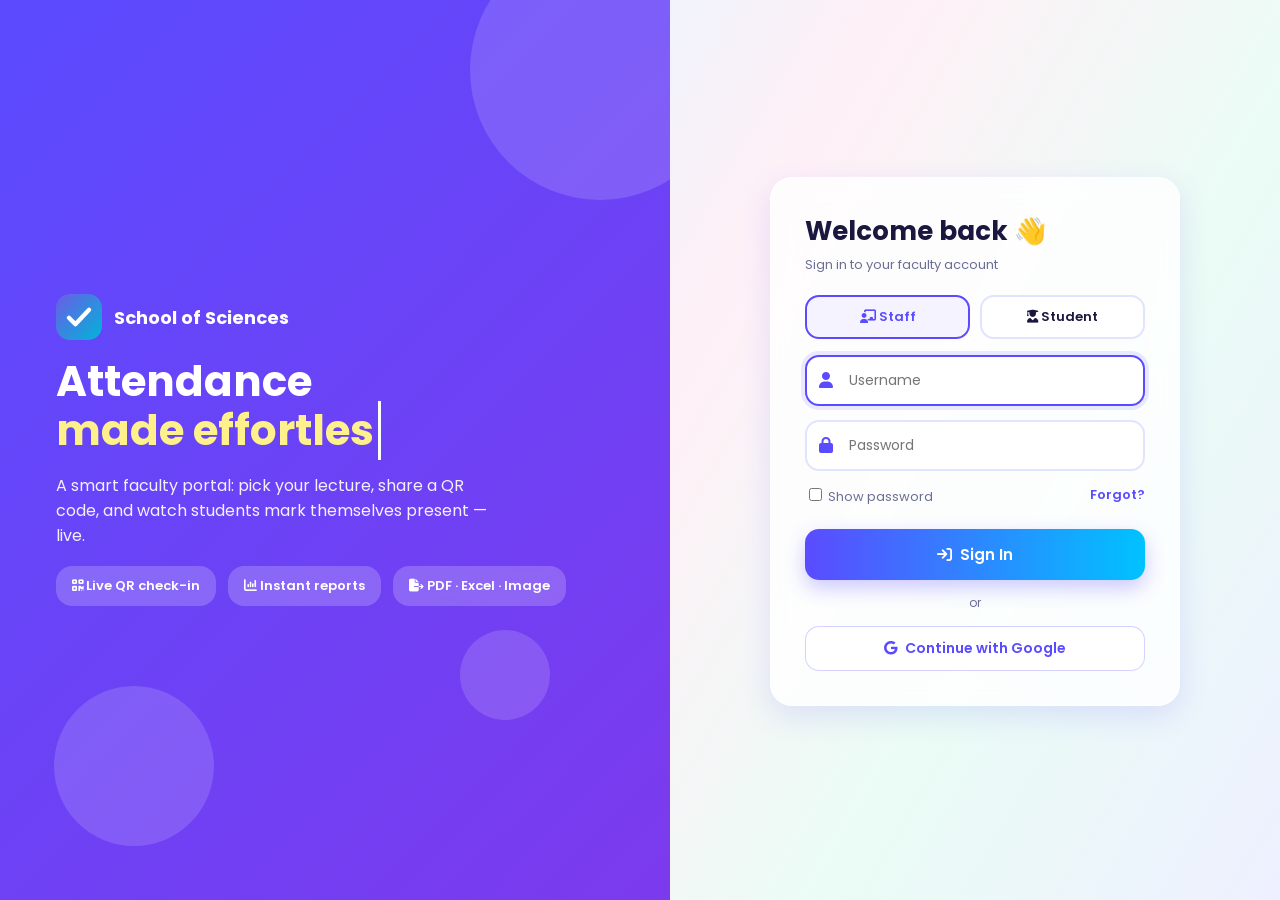
<file: index.html>
<!DOCTYPE html>
<html lang="en">

<head>
    <meta charset="UTF-8">
    <meta name="viewport" content="width=device-width, initial-scale=1.0">
    <title>Login | Student Attendance System</title>
    <link rel="stylesheet" href="css/style.css">
    <link rel="stylesheet" href="css/modern.css">
    <link rel="icon" type="image/svg+xml" href="assets/logo-mark.svg">
    <link rel="stylesheet" href="https://cdnjs.cloudflare.com/ajax/libs/font-awesome/6.5.1/css/all.min.css">
    <script>document.documentElement.setAttribute('data-theme', 'light');</script>
</head>

<body>
    <div class="blob blob-1"></div>
    <div class="blob blob-2"></div>
    <div class="blob blob-3"></div>
    <button id="theme-toggle" type="button" hidden><i class="fas fa-moon"></i></button>
    <div class="lg-shell">
        <section class="lg-hero">
            <div class="lg-orb o1"></div>
            <div class="lg-orb o2"></div>
            <div class="lg-orb o3"></div>
            <div class="lg-brand"><img src="assets/logo-mark.svg" alt=""> School of Sciences</div>
            <h1>Attendance<br><span class="lg-type" id="typed"></span></h1>
            <p>A smart faculty portal: pick your lecture, share a QR code, and watch students mark themselves present —
                live.</p>
            <div class="lg-float"><span><i class="fas fa-qrcode"></i> Live QR check-in</span><span><i
                        class="fas fa-chart-column"></i> Instant reports</span><span><i class="fas fa-file-export"></i>
                    PDF · Excel · Image</span></div>
        </section>
        <section class="lg-panel">
            <form id="login-form" class="glass-card lg-card" autocomplete="off">
                <h2>Welcome back 👋</h2>
                <p class="lg-sub">Sign in to your faculty account</p>
                <div class="lg-alert" id="login-alert"><i class="fas fa-circle-exclamation"></i> Invalid username or
                    password.</div>
                <div class="lg-roles"><label class="lg-role"><input type="radio" name="role" value="staff" checked><i
                            class="fas fa-chalkboard-user"></i> Staff</label><label class="lg-role"><input type="radio"
                            name="role" value="student"><i class="fas fa-user-graduate"></i> Student</label></div>
                <div class="lg-field"><i class="fas fa-user"></i><input id="username" type="text" placeholder="Username"
                        required></div>
                <div class="lg-field"><i class="fas fa-lock"></i><input id="password" type="password"
                        placeholder="Password" required></div>
                <div class="lg-row"><label><input type="checkbox" id="show-password"> Show password</label><a href="#"
                        id="forgot-link">Forgot?</a></div>
                <button type="submit" class="btn btn-primary login-btn ripple"><i
                        class="fas fa-arrow-right-to-bracket"></i> Sign In</button>
                <div class="lg-or">or</div>
                <button type="button" id="social-google" class="btn btn-outline lg-google ripple"><i
                        class="fa-brands fa-google"></i> Continue with Google</button>
            </form>
        </section>
    </div>
    <script>(function () { var w = ['made effortless', 'with live QR', 'in one tap', 'on any device'], i = 0, j = 0, d = 1, el = document.getElementById('typed'); (function t() { var s = w[i]; j += d; el.textContent = s.slice(0, j); if (d > 0 && j === s.length) { d = -1; return setTimeout(t, 1400) } if (d < 0 && j === 0) { d = 1; i = (i + 1) % w.length } setTimeout(t, d > 0 ? 90 : 45) })() })();</script>
    <script src="js/utils.js"></script>
    <script src="js/main.js"></script>
</body>

</html>
</file>
<file: css/style.css>
@import url('https://fonts.googleapis.com/css2?family=Manrope:wght@500;700;800&family=Inter:wght@400;500;600;700&family=JetBrains+Mono:wght@500&display=swap');

:root {
    /* brand */
    --primary: #2563EB;
    --primary-light: #93C5FD;
    --secondary: #1D4ED8;
    --accent: #3B82F6;
    --success: #16A34A;
    --warning: #D97706;
    --danger: #DC2626;

    /* lecture-type accents (timetable + badges) */
    --lab-bg: #FEF3C7;
    --lab-border: #F4B400;
    --lab-text: #7C5800;
    --theory-bg: #DBEAFE;
    --theory-border: #2563EB;
    --theory-text: #1D4ED8;

    /* light theme surface */
    --bg: #F8FAFC;
    --bg-blob-1: #DBEAFE;
    --bg-blob-2: #E0E7FF;
    --bg-blob-3: #BFDBFE;
    --surface: rgba(255, 255, 255, 0.92);
    --surface-solid: #FFFFFF;
    --surface-strong: #FFFFFF;
    --surface-border: rgba(30, 41, 59, 0.1);
    --text: #1E293B;
    --text-muted: #64748B;
    --text-faint: #94A3B8;
    --shadow-color: rgba(37, 99, 235, 0.12);

    --radius-sm: 12px;
    --radius-md: 18px;
    --radius-lg: 24px;
    --radius-pill: 999px;

    --font-display: 'Manrope', sans-serif;
    --font-body: 'Inter', sans-serif;
    --font-mono: 'JetBrains Mono', monospace;

    --shadow-soft: 0 6px 22px var(--shadow-color);
    --shadow-lift: 0 16px 40px rgba(37, 99, 235, 0.2);
    --transition: 200ms cubic-bezier(0.4, 0, 0.2, 1);
}

[data-theme="dark"] {
    --bg: #0B1220;
    --bg-blob-1: #1E3A8A;
    --bg-blob-2: #1E1B4B;
    --bg-blob-3: #0C2E5E;
    --surface: rgba(20, 27, 45, 0.72);
    --surface-solid: #131C2E;
    --surface-strong: #1A2436;
    --surface-border: rgba(255, 255, 255, 0.09);
    --text: #EEF2FF;
    --text-muted: #A3AFC2;
    --text-faint: #6C7A93;
    --shadow-color: rgba(0, 0, 0, 0.5);

    --lab-bg: rgba(244, 180, 0, 0.16);
    --lab-border: #F4B400;
    --lab-text: #FCD34D;
    --theory-bg: rgba(59, 130, 246, 0.16);
    --theory-border: #60A5FA;
    --theory-text: #93C5FD;
}

* {
    box-sizing: border-box;
}

html,
body {
    margin: 0;
    padding: 0;
    font-family: var(--font-body);
    color: var(--text);
    background: var(--bg);
    transition: background var(--transition), color var(--transition);
}

body {
    min-height: 100vh;
    position: relative;
    overflow-x: hidden;
    display: flex;
    flex-direction: column;
}

.page,
.login-shell {
    flex: 1 0 auto;
    width: 100%;
}

.main-footer {
    flex-shrink: 0;
}

h1,
h2,
h3,
h4 {
    font-family: var(--font-display);
    margin: 0;
}

a {
    color: inherit;
}

/* ------------------------------------------------------------------ */
/*  Floating blobs (ambient background)                               */
/* ------------------------------------------------------------------ */

.blob {
    position: fixed;
    border-radius: 50%;
    filter: blur(70px);
    opacity: 0.55;
    z-index: 0;
    pointer-events: none;
    animation: float-blob 16s ease-in-out infinite;
}

.blob-1 {
    width: 420px;
    height: 420px;
    background: var(--bg-blob-1);
    top: -120px;
    left: -100px;
}

.blob-2 {
    width: 380px;
    height: 380px;
    background: var(--bg-blob-2);
    bottom: -140px;
    right: -80px;
    animation-delay: -5s;
}

.blob-3 {
    width: 300px;
    height: 300px;
    background: var(--bg-blob-3);
    top: 45%;
    left: 60%;
    animation-delay: -10s;
}

@keyframes float-blob {

    0%,
    100% {
        transform: translate(0, 0) scale(1);
    }

    33% {
        transform: translate(30px, -40px) scale(1.08);
    }

    66% {
        transform: translate(-25px, 25px) scale(0.95);
    }
}

@media (prefers-reduced-motion: reduce) {
    .blob {
        animation: none;
    }

    * {
        animation-duration: 0.001ms !important;
        animation-iteration-count: 1 !important;
        transition-duration: 0.001ms !important;
    }
}

/* ------------------------------------------------------------------ */
/*  Layout shells                                                      */
/* ------------------------------------------------------------------ */

.page {
    position: relative;
    z-index: 1;
    max-width: 1180px;
    margin: 0 auto;
    padding: 28px 24px 80px;
    animation: page-fade-in 480ms var(--transition);
}

@keyframes page-fade-in {
    from {
        opacity: 0;
        transform: translateY(10px);
    }

    to {
        opacity: 1;
        transform: translateY(0);
    }
}

.glass-card {
    background: var(--surface);
    border: 1px solid var(--surface-border);
    border-radius: var(--radius-lg);
    backdrop-filter: blur(18px);
    -webkit-backdrop-filter: blur(18px);
    box-shadow: var(--shadow-soft);
    transition: transform var(--transition), box-shadow var(--transition);
}

.glass-card.hoverable:hover {
    transform: translateY(-4px);
    box-shadow: var(--shadow-lift);
}

/* ------------------------------------------------------------------ */
/*  Top bar / header                                                   */
/* ------------------------------------------------------------------ */

.topbar {
    position: sticky;
    top: 0;
    z-index: 20;
    display: flex;
    align-items: center;
    justify-content: space-between;
    gap: 16px;
    padding: 14px 24px;
    margin-bottom: 24px;
    background: var(--surface);
    border-bottom: 1px solid var(--surface-border);
    backdrop-filter: blur(18px);
    -webkit-backdrop-filter: blur(18px);
}

.brand {
    display: flex;
    align-items: center;
    gap: 12px;
}

.brand-mark {
    width: 42px;
    height: 42px;
    border-radius: 12px;
    display: grid;
    place-items: center;
    background: linear-gradient(135deg, var(--primary), var(--secondary));
    color: #fff;
    font-size: 18px;
    box-shadow: 0 6px 16px rgba(37, 99, 235, 0.3);
    overflow: hidden;
    flex-shrink: 0;
}

.brand-mark img {
    width: 100%;
    height: 100%;
    object-fit: cover;
    display: block;
}

.brand-text h1 {
    font-size: 17px;
    font-weight: 800;
    letter-spacing: -0.01em;
}

.brand-text p {
    margin: 0;
    font-size: 12.5px;
    color: var(--text-muted);
}

.topbar-actions {
    display: flex;
    align-items: center;
    gap: 10px;
    flex-wrap: wrap;
}

.chip {
    display: flex;
    flex-direction: column;
    padding: 6px 14px;
    border-radius: var(--radius-sm);
    background: rgba(59, 130, 246, 0.16);
    font-size: 12px;
    min-width: 92px;
}

.chip span:first-child {
    color: var(--text-faint);
    font-size: 10.5px;
    text-transform: uppercase;
    letter-spacing: 0.06em;
}

.chip span:last-child {
    font-weight: 700;
    font-size: 13px;
}

.icon-btn {
    width: 40px;
    height: 40px;
    border-radius: var(--radius-sm);
    border: 1px solid var(--surface-border);
    background: var(--surface-solid);
    color: var(--text);
    display: grid;
    place-items: center;
    cursor: pointer;
    transition: transform var(--transition), background var(--transition);
}

.icon-btn:hover {
    transform: translateY(-2px);
    background: rgba(59, 130, 246, 0.18);
}

/* ------------------------------------------------------------------ */
/*  App header + horizontal nav bar (ERP-style layout)                 */
/*  Used on Dashboard, Timetable, Attendance and Reports pages.        */
/* ------------------------------------------------------------------ */

.app-header {
    position: sticky;
    top: 0;
    z-index: 31;
    display: flex;
    align-items: center;
    justify-content: space-between;
    gap: 16px;
    padding: 10px 24px;
    background: var(--surface-solid);
    border-bottom: 1px solid var(--surface-border);
}

.app-header-brand {
    display: flex;
    align-items: center;
    gap: 10px;
}

.app-header-brand img {
    width: 38px;
    height: 38px;
    border-radius: 10px;
    display: block;
    box-shadow: 0 4px 12px rgba(37, 99, 235, 0.25);
}

.app-header-brand-text strong {
    display: block;
    font-size: 14.5px;
    font-weight: 800;
    line-height: 1.2;
}

.app-header-brand-text span {
    display: block;
    font-size: 10.5px;
    color: var(--text-muted);
}

.app-header-right {
    display: flex;
    align-items: center;
    gap: 12px;
}

.app-avatar {
    width: 38px;
    height: 38px;
    border-radius: 50%;
    background: linear-gradient(135deg, var(--primary), var(--secondary));
    color: #fff;
    display: grid;
    place-items: center;
    font-weight: 800;
    font-size: 13px;
    flex-shrink: 0;
}

.app-header-user {
    display: flex;
    align-items: center;
    gap: 10px;
}

.app-header-user-text {
    font-size: 12.5px;
    line-height: 1.3;
}

.app-header-user-text .greet {
    display: block;
    color: var(--text-muted);
    font-size: 11px;
}

.app-header-user-text strong {
    font-weight: 800;
}

.app-nav {
    position: sticky;
    top: 59px;
    z-index: 30;
    background: #111827;
    overflow-x: auto;
    scrollbar-width: thin;
}

.app-nav-inner {
    display: flex;
    align-items: center;
    gap: 2px;
    padding: 0 16px;
    min-width: max-content;
}

.app-nav-link {
    display: flex;
    align-items: center;
    gap: 7px;
    padding: 13px 16px;
    color: rgba(255, 255, 255, 0.68);
    font-size: 13px;
    font-weight: 600;
    white-space: nowrap;
    border-bottom: 3px solid transparent;
    transition: var(--transition);
    cursor: pointer;
    background: none;
    border-top: none;
    border-left: none;
    border-right: none;
    text-decoration: none;
}

.app-nav-link i {
    font-size: 13px;
}

.app-nav-link:hover {
    color: #fff;
    background: rgba(255, 255, 255, 0.06);
}

.app-nav-link.active {
    color: #fff;
    border-bottom-color: var(--accent);
    background: rgba(255, 255, 255, 0.05);
}

.app-nav-spacer {
    flex: 1;
}

.app-nav-link.nav-logout {
    color: rgba(252, 165, 165, 0.85);
}

.app-nav-link.nav-logout:hover {
    color: #FCA5A5;
    background: rgba(220, 38, 38, 0.12);
}

/* ------------------------------------------------------------------ */
/*  Buttons                                                             */
/* ------------------------------------------------------------------ */

.btn {
    position: relative;
    overflow: hidden;
    font-family: var(--font-body);
    font-weight: 700;
    font-size: 14px;
    border: none;
    border-radius: var(--radius-pill);
    padding: 12px 22px;
    cursor: pointer;
    display: inline-flex;
    align-items: center;
    gap: 8px;
    transition: transform var(--transition), box-shadow var(--transition), opacity var(--transition);
}

.btn:disabled {
    opacity: 0.45;
    cursor: not-allowed;
    transform: none !important;
}

.btn:not(:disabled):hover {
    transform: translateY(-2px);
}

.btn:active:not(:disabled) {
    transform: translateY(0) scale(0.98);
}

.btn-primary {
    background: linear-gradient(135deg, var(--primary), var(--secondary));
    color: #fff;
    box-shadow: 0 10px 24px rgba(37, 99, 235, 0.32);
}

.btn-success {
    background: linear-gradient(135deg, var(--success), #059669);
    color: #fff;
    box-shadow: 0 10px 24px rgba(34, 197, 94, 0.32);
}

.btn-outline {
    background: transparent;
    border: 1.5px solid var(--surface-border);
    color: var(--text);
}

.btn-outline:hover {
    border-color: var(--primary);
    color: var(--primary);
}

.btn-danger-ghost {
    background: rgba(239, 68, 68, 0.1);
    color: var(--danger);
}

.btn-sm {
    padding: 8px 16px;
    font-size: 12.5px;
}

.btn-block {
    width: 100%;
    justify-content: center;
}

.ripple-circle {
    position: absolute;
    border-radius: 50%;
    background: rgba(255, 255, 255, 0.55);
    transform: scale(0);
    animation: ripple-anim 650ms ease-out;
    pointer-events: none;
}

@keyframes ripple-anim {
    to {
        transform: scale(1);
        opacity: 0;
    }
}

/* ------------------------------------------------------------------ */
/*  Login page — full-bleed split screen (illustration + form panel)   */
/* ------------------------------------------------------------------ */

.login-shell {
    flex: 1 0 auto;
    display: flex;
    align-items: stretch;
    position: relative;
    z-index: 1;
    width: 100%;
    max-width: 1440px;
    margin: 26px auto;
    padding: 0 20px;
    min-height: 540px;
    max-height: 760px;
}

@media (max-height: 700px) {
    .login-shell {
        min-height: 0;
        max-height: none;
        margin: 16px auto;
    }
}

.login-card-frame {
    display: flex;
    width: 100%;
    border-radius: 22px;
    overflow: hidden;
    box-shadow: 0 30px 70px rgba(37, 99, 235, 0.2);
    border: 1px solid var(--surface-border);
}

/* -- Illustration panel (fills remaining space, edge-to-edge) -- */
.login-illustration {
    position: relative;
    overflow: hidden;
    flex: 1 1 auto;
    background: linear-gradient(165deg, #DBEAFE 0%, #EFF6FF 55%, #F8FAFC 100%);
    display: flex;
    align-items: flex-end;
    justify-content: center;
    min-height: 320px;
}

.login-illustration svg {
    width: 100%;
    height: 100%;
    display: block;
}

.login-illustration-photo {
    width: 100%;
    height: 100%;
    object-fit: cover;
    display: block;
}

.login-illustration-dot {
    position: absolute;
    top: 34px;
    right: 40px;
    width: 12px;
    height: 12px;
    border-radius: 50%;
    background: var(--accent);
    box-shadow: 0 0 0 6px rgba(59, 130, 246, 0.25);
}

/* -- Form panel (fixed width, light card-toned background) -- */
.login-form-panel {
    flex: 0 0 420px;
    display: flex;
    flex-direction: column;
    justify-content: center;
    padding: 40px 44px;
    background: var(--surface-solid);
    border-left: 1px solid var(--surface-border);
    animation: card-pop 480ms var(--transition);
    overflow-y: auto;
    max-height: 100%;
}

@keyframes card-pop {
    from {
        opacity: 0;
        transform: translateY(14px);
    }

    to {
        opacity: 1;
        transform: translateY(0);
    }
}

.login-logo {
    width: 46px;
    height: 46px;
    margin-bottom: 16px;
    border-radius: 13px;
    overflow: hidden;
    box-shadow: 0 8px 20px rgba(37, 99, 235, 0.26);
}

.login-logo img {
    width: 100%;
    height: 100%;
    object-fit: cover;
    display: block;
}

.login-form-panel h1 {
    font-size: 24px;
    font-weight: 800;
    margin-bottom: 4px;
    letter-spacing: -0.01em;
}

.login-form-panel>p.login-sub {
    color: var(--text-muted);
    font-size: 13px;
    margin-bottom: 22px;
}

/* Role selector (Staff / Student) */
.login-role-group {
    margin-bottom: 16px;
}

.login-role-group>span.role-label {
    display: block;
    font-size: 12.5px;
    font-weight: 600;
    color: var(--text-muted);
    margin-bottom: 8px;
}

.login-role-options {
    display: flex;
    gap: 22px;
}

.login-role-option {
    display: flex;
    align-items: center;
    gap: 7px;
    cursor: pointer;
    font-size: 13.5px;
    font-weight: 600;
}

.login-role-option input[type="radio"] {
    width: 16px;
    height: 16px;
    accent-color: var(--primary);
    cursor: pointer;
}

/* Two-button row: Login (primary) + Forgot Password (danger outline) */
.login-btn-row {
    display: flex;
    gap: 10px;
    margin-top: 4px;
}

.login-btn-row .btn {
    flex: 1;
    justify-content: center;
}

.btn-danger-solid {
    background: var(--danger);
    color: #fff;
    box-shadow: 0 10px 22px rgba(220, 38, 38, 0.28);
}

.login-checkbox-row {
    display: flex;
    align-items: center;
    gap: 8px;
    margin: -8px 0 18px;
}

.login-checkbox-row input[type="checkbox"] {
    width: 15px;
    height: 15px;
    accent-color: var(--primary);
    cursor: pointer;
}

.login-checkbox-row label {
    font-size: 12.5px;
    color: var(--text-muted);
    cursor: pointer;
}

.login-divider {
    display: flex;
    align-items: center;
    gap: 12px;
    margin: 20px 0 16px;
    color: var(--text-faint);
    font-size: 12px;
}

.login-divider::before,
.login-divider::after {
    content: "";
    flex: 1;
    height: 1px;
    background: var(--surface-border);
}

.login-social-row {
    display: flex;
    gap: 12px;
}

.login-social-btn {
    flex: 1;
    display: flex;
    align-items: center;
    justify-content: center;
    gap: 8px;
    padding: 11px 14px;
    border-radius: var(--radius-md);
    border: 1.5px solid var(--surface-border);
    background: var(--surface-solid);
    font-size: 13px;
    font-weight: 600;
    color: var(--text);
    cursor: pointer;
    transition: var(--transition);
}

.login-social-btn:hover {
    border-color: var(--accent);
    transform: translateY(-2px);
    box-shadow: var(--shadow-soft);
}

.login-social-btn i.fa-google {
    color: #EA4335;
}

.login-social-btn i.fa-microsoft {
    color: #00A4EF;
}

.login-browser-tip {
    text-align: center;
    font-size: 11.5px;
    color: var(--text-faint);
    margin-top: 16px;
}

.login-notice-box {
    margin-top: 16px;
    padding: 12px 14px;
    border-radius: var(--radius-md);
    background: rgba(217, 119, 6, 0.1);
    color: #92400E;
    font-size: 11.5px;
    line-height: 1.5;
    text-align: center;
}

[data-theme="dark"] .login-notice-box {
    color: #FCD34D;
}

.login-hint-link {
    display: block;
    text-align: center;
    margin-top: 16px;
    font-size: 12.5px;
    color: #1D4ED8;
    text-decoration: none;
    font-weight: 600;
}

.login-hint-link:hover {
    text-decoration: underline;
}

.login-topbar {
    margin-bottom: 0;
}

.field {
    text-align: left;
    margin-bottom: 16px;
}

.field label {
    display: block;
    font-size: 12.5px;
    font-weight: 600;
    color: var(--text-muted);
    margin-bottom: 6px;
}

.field-input {
    position: relative;
    display: flex;
    align-items: center;
}

.field-input i {
    position: absolute;
    left: 14px;
    color: var(--text-faint);
    font-size: 14px;
}

.field-input input {
    width: 100%;
    padding: 12px 14px 12px 38px;
    border-radius: var(--radius-md);
    border: 1.5px solid var(--surface-border);
    background: var(--surface-solid);
    color: var(--text);
    font-size: 14px;
    outline: none;
    transition: border-color var(--transition), box-shadow var(--transition);
}

.field-input input:focus {
    border-color: var(--accent);
    box-shadow: 0 0 0 4px rgba(59, 130, 246, 0.25);
}

.login-btn {
    margin-top: 6px;
}

.alert {
    display: flex;
    align-items: center;
    gap: 10px;
    padding: 12px 16px;
    border-radius: var(--radius-md);
    font-size: 13.5px;
    margin-bottom: 16px;
    animation: alert-slide 260ms var(--transition);
}

@keyframes alert-slide {
    from {
        opacity: 0;
        transform: translateY(-6px);
    }

    to {
        opacity: 1;
        transform: translateY(0);
    }
}

.alert-info {
    background: rgba(59, 130, 246, 0.16);
    color: #1D4ED8;
}

.alert-warning {
    background: rgba(245, 158, 11, 0.14);
    color: #92400E;
}

.alert-danger {
    background: rgba(239, 68, 68, 0.12);
    color: #B91C1C;
}

.alert-success {
    background: rgba(34, 197, 94, 0.12);
    color: #065F46;
}

[data-theme="dark"] .alert-info {
    color: #FCD34D;
}

[data-theme="dark"] .alert-warning {
    color: #FCD34D;
}

[data-theme="dark"] .alert-danger {
    color: #FCA5A5;
}

[data-theme="dark"] .alert-success {
    color: #6EE7B7;
}

.shake {
    animation: shake 480ms ease-in-out;
}

@keyframes shake {

    0%,
    100% {
        transform: translateX(0);
    }

    20%,
    60% {
        transform: translateX(-8px);
    }

    40%,
    80% {
        transform: translateX(8px);
    }
}

.login-hint {
    margin-top: 18px;
    font-size: 11.5px;
    color: var(--text-faint);
}

/* ------------------------------------------------------------------ */
/*  Section titles / cards                                             */
/* ------------------------------------------------------------------ */

.section-card {
    padding: 22px 24px;
    margin-bottom: 22px;
}

.section-title {
    display: flex;
    align-items: center;
    gap: 10px;
    font-size: 15.5px;
    font-weight: 800;
    margin-bottom: 16px;
}

.section-title i {
    color: var(--primary);
}

.section-sub {
    font-size: 12.5px;
    color: var(--text-muted);
    margin: -8px 0 16px;
}

/* ------------------------------------------------------------------ */
/*  Weekly timetable grid                                              */
/* ------------------------------------------------------------------ */

.timetable-legend {
    display: flex;
    gap: 18px;
    flex-wrap: wrap;
    margin-bottom: 16px;
    font-size: 12px;
    color: var(--text-muted);
}

.timetable-legend span {
    display: inline-flex;
    align-items: center;
    gap: 6px;
}

.legend-dot {
    width: 10px;
    height: 10px;
    border-radius: 3px;
    display: inline-block;
}

.legend-dot.dot-theory {
    background: var(--theory-border);
}

.legend-dot.dot-lab {
    background: var(--lab-border);
}

.legend-dot.dot-today {
    background: var(--primary);
}

.timetable-wrap {
    overflow-x: auto;
    padding-bottom: 6px;
}

table.timetable {
    border-collapse: separate;
    border-spacing: 8px;
    width: 100%;
    min-width: 780px;
    table-layout: fixed;
}

table.timetable th.period-col,
table.timetable td.period-col {
    width: 92px;
    position: sticky;
    left: 0;
    z-index: 3;
}

table.timetable thead th {
    padding: 10px 8px;
    text-align: center;
    font-size: 12.5px;
    font-weight: 800;
    color: var(--text-muted);
    background: transparent;
}

table.timetable thead th.day-head {
    border-radius: var(--radius-sm);
    background: var(--surface-solid);
    border: 1.5px solid var(--surface-border);
    padding: 10px 6px;
}

table.timetable thead th.day-head.is-today {
    background: linear-gradient(135deg, var(--primary), var(--secondary));
    color: #fff;
    border-color: transparent;
    box-shadow: inset 0 -3px 0 var(--accent);
}

table.timetable thead th.day-head .day-name {
    display: block;
    font-size: 13px;
}

table.timetable thead th.day-head .day-tag {
    display: block;
    font-size: 9.5px;
    font-weight: 700;
    text-transform: uppercase;
    letter-spacing: 0.06em;
    margin-top: 2px;
    opacity: 0.75;
}

td.period-col {
    text-align: center;
    font-family: var(--font-mono);
    font-size: 11px;
    color: var(--text-faint);
    font-weight: 600;
    background: var(--surface-solid);
    border: 1.5px solid var(--surface-border);
    border-radius: var(--radius-sm);
    padding: 6px;
}

.timetable-cell {
    position: relative;
    min-width: 130px;
    height: 84px;
    padding: 9px 10px;
    border-radius: var(--radius-sm);
    border: 1.5px solid var(--surface-border);
    background: var(--surface-solid);
    cursor: pointer;
    transition: var(--transition);
    display: flex;
    flex-direction: column;
    justify-content: center;
    gap: 4px;
    overflow: hidden;
}

.timetable-cell:hover {
    transform: translateY(-2px);
    box-shadow: var(--shadow-soft);
    border-color: var(--primary-light);
}

.timetable-cell.type-lab {
    border-left: 4px solid var(--lab-border);
    background: var(--lab-bg);
}

.timetable-cell.type-theory {
    border-left: 4px solid var(--theory-border);
    background: var(--theory-bg);
}

.timetable-cell.type-lab:hover,
.timetable-cell.type-theory:hover {
    filter: brightness(0.98);
}

.timetable-cell.selected {
    border-color: var(--primary);
    background: rgba(59, 130, 246, 0.16);
    box-shadow: 0 0 0 3px rgba(59, 130, 246, 0.32);
}

.timetable-cell.is-empty {
    cursor: default;
    background: transparent;
    border-style: dashed;
    opacity: 0.4;
}

.timetable-cell.is-empty:hover {
    transform: none;
    box-shadow: none;
}

.cell-time {
    font-family: var(--font-mono);
    font-size: 10px;
    color: var(--text-muted);
}

.cell-subject {
    font-size: 12px;
    font-weight: 700;
    line-height: 1.25;
}

.cell-badge {
    position: absolute;
    top: 7px;
    right: 7px;
    font-size: 8.5px;
    font-weight: 800;
    text-transform: uppercase;
    letter-spacing: 0.04em;
    padding: 2px 7px;
    border-radius: var(--radius-pill);
}

.cell-badge.type-lab {
    background: rgba(234, 179, 8, 0.22);
    color: var(--lab-text);
}

.cell-badge.type-theory {
    background: rgba(37, 99, 235, 0.14);
    color: var(--theory-text);
}

.cell-check {
    position: absolute;
    bottom: 7px;
    right: 7px;
    width: 18px;
    height: 18px;
    border-radius: 50%;
    background: var(--primary);
    color: #fff;
    display: grid;
    place-items: center;
    font-size: 9px;
    opacity: 0;
    transform: scale(0.5);
    transition: var(--transition);
}

.timetable-cell.selected .cell-check {
    opacity: 1;
    transform: scale(1);
}

.cell-taken {
    position: absolute;
    top: 7px;
    left: 7px;
    color: var(--success);
    font-size: 14px;
    filter: drop-shadow(0 1px 1px rgba(0, 0, 0, 0.08));
}

@keyframes rise-in {
    from {
        opacity: 0;
        transform: translateY(10px);
    }

    to {
        opacity: 1;
        transform: translateY(0);
    }
}

/* Batch cards */
.batch-grid {
    display: grid;
    grid-template-columns: repeat(auto-fit, minmax(220px, 1fr));
    gap: 14px;
}

.batch-card {
    padding: 18px;
    border-radius: var(--radius-md);
    border: 1.5px solid var(--surface-border);
    background: var(--surface-solid);
    cursor: pointer;
    transition: var(--transition);
    display: flex;
    align-items: center;
    gap: 14px;
}

.batch-card:hover {
    transform: translateY(-3px);
    box-shadow: var(--shadow-soft);
}

.batch-card.selected {
    border-color: var(--secondary);
    background: rgba(124, 58, 237, 0.08);
    box-shadow: 0 0 0 3px rgba(124, 58, 237, .16);
}

.batch-icon {
    width: 46px;
    height: 46px;
    border-radius: 12px;
    display: grid;
    place-items: center;
    font-size: 18px;
    color: #fff;
    background: linear-gradient(135deg, var(--secondary), var(--accent));
    flex-shrink: 0;
}

.batch-name {
    font-weight: 700;
    font-size: 14.5px;
}

.batch-meta {
    font-size: 12px;
    color: var(--text-muted);
}

.selected-summary {
    display: none;
    margin-top: 6px;
    padding: 16px 18px;
    border-radius: var(--radius-md);
    background: linear-gradient(135deg, rgba(59, 130, 246, .16), rgba(37, 99, 235, .06));
    border: 1px dashed var(--primary-light);
}

.selected-summary.show {
    display: grid;
    grid-template-columns: repeat(auto-fit, minmax(140px, 1fr));
    gap: 12px;
    animation: rise-in 300ms var(--transition);
}

.selected-summary .label {
    font-size: 11px;
    color: var(--text-muted);
    text-transform: uppercase;
    letter-spacing: .05em;
}

.selected-summary .value {
    font-weight: 700;
    font-size: 14px;
    margin-top: 3px;
}

/* ------------------------------------------------------------------ */
/*  Dashboard stat cards                                               */
/* ------------------------------------------------------------------ */

.dash-grid {
    display: grid;
    grid-template-columns: repeat(auto-fit, minmax(190px, 1fr));
    gap: 16px;
    margin-bottom: 22px;
}

.dash-card {
    padding: 18px;
    border-radius: var(--radius-lg);
    display: flex;
    flex-direction: column;
    gap: 8px;
    animation: rise-in 380ms var(--transition) backwards;
}

.dash-card .dash-icon {
    width: 38px;
    height: 38px;
    border-radius: 10px;
    display: grid;
    place-items: center;
    color: #fff;
    font-size: 15px;
}

.dash-card .dash-value {
    font-size: 26px;
    font-weight: 800;
    font-family: var(--font-display);
}

.dash-card .dash-label {
    font-size: 12px;
    color: var(--text-muted);
}

.dash-total .dash-icon {
    background: linear-gradient(135deg, var(--primary), var(--secondary));
}

.dash-present .dash-icon {
    background: linear-gradient(135deg, var(--success), #059669);
}

.dash-absent .dash-icon {
    background: linear-gradient(135deg, var(--danger), #B91C1C);
}

.dash-progress .dash-icon {
    background: linear-gradient(135deg, var(--accent), #0891B2);
}

.progress-bar {
    height: 8px;
    border-radius: var(--radius-pill);
    background: rgba(148, 163, 184, .25);
    overflow: hidden;
}

.progress-fill {
    height: 100%;
    border-radius: var(--radius-pill);
    background: linear-gradient(90deg, var(--accent), var(--primary));
    transition: width 500ms var(--transition);
}

/* ------------------------------------------------------------------ */
/*  Dashboard page — profile card + notifications/activity panel        */
/* ------------------------------------------------------------------ */

.dashboard-columns {
    display: grid;
    grid-template-columns: 340px 1fr;
    gap: 22px;
    align-items: start;
}

.profile-card {
    padding: 0;
    text-align: center;
    overflow: hidden;
}

.profile-card-photo {
    width: 104px;
    height: 104px;
    border-radius: 50%;
    margin: 30px auto 14px;
    background: linear-gradient(135deg, var(--primary), var(--secondary));
    color: #fff;
    display: grid;
    place-items: center;
    font-size: 32px;
    font-weight: 800;
    box-shadow: 0 10px 26px rgba(37, 99, 235, .28);
}

.profile-card-name {
    font-size: 16px;
    font-weight: 800;
    margin-bottom: 8px;
    letter-spacing: -0.01em;
}

.profile-badge {
    display: inline-block;
    padding: 4px 14px;
    border-radius: var(--radius-pill);
    background: rgba(22, 163, 74, .14);
    color: var(--success);
    font-size: 11.5px;
    font-weight: 700;
    margin-bottom: 22px;
}

.profile-info-list {
    text-align: left;
    border-top: 1px solid var(--surface-border);
}

.profile-info-row {
    display: flex;
    justify-content: space-between;
    gap: 10px;
    padding: 12px 22px;
    font-size: 12.5px;
    border-bottom: 1px solid var(--surface-border);
}

.profile-info-row:last-child {
    border-bottom: none;
    padding-bottom: 22px;
}

.profile-info-row span:first-child {
    color: var(--text-muted);
}

.profile-info-row span:last-child {
    font-weight: 700;
    text-align: right;
}

.notif-card {
    padding: 0;
    overflow: hidden;
}

.notif-card-header {
    display: flex;
    align-items: center;
    gap: 8px;
    padding: 20px 22px 0;
    font-weight: 800;
    font-size: 14.5px;
}

.notif-card-header i {
    color: var(--primary);
}

.notif-tabs {
    display: flex;
    gap: 22px;
    padding: 14px 22px 0;
    border-bottom: 1px solid var(--surface-border);
}

.notif-tab {
    padding: 8px 2px 12px;
    font-size: 13px;
    font-weight: 700;
    color: var(--text-muted);
    cursor: pointer;
    border-bottom: 2.5px solid transparent;
    transition: var(--transition);
    background: none;
    border-top: none;
    border-left: none;
    border-right: none;
}

.notif-tab.active {
    color: var(--primary);
    border-bottom-color: var(--primary);
}

.notif-tab:hover:not(.active) {
    color: var(--text);
}

.notif-list {
    padding: 10px 10px 20px;
    max-height: 460px;
    overflow-y: auto;
}

.notif-item {
    display: flex;
    align-items: flex-start;
    gap: 12px;
    padding: 12px 12px;
    border-radius: var(--radius-md);
    transition: var(--transition);
    cursor: default;
}

.notif-item.clickable {
    cursor: pointer;
}

.notif-item:hover {
    background: rgba(37, 99, 235, .06);
}

.notif-icon {
    width: 32px;
    height: 32px;
    border-radius: 9px;
    flex-shrink: 0;
    display: grid;
    place-items: center;
    font-size: 13px;
    color: #fff;
    background: linear-gradient(135deg, var(--primary), var(--secondary));
}

.notif-icon.icon-success {
    background: linear-gradient(135deg, var(--success), #059669);
}

.notif-icon.icon-warning {
    background: linear-gradient(135deg, var(--warning), #B45309);
}

.notif-text {
    flex: 1;
    font-size: 13px;
    line-height: 1.45;
}

.notif-text .notif-sub {
    display: block;
    font-size: 11.5px;
    color: var(--text-muted);
    margin-top: 2px;
}

.notif-date {
    font-size: 11px;
    color: var(--text-faint);
    white-space: nowrap;
    flex-shrink: 0;
    padding-top: 2px;
}

.quick-links-row {
    display: grid;
    grid-template-columns: repeat(auto-fit, minmax(150px, 1fr));
    gap: 12px;
    margin-top: 22px;
}

.quick-link-card {
    display: flex;
    flex-direction: column;
    align-items: flex-start;
    gap: 10px;
    padding: 18px;
    text-decoration: none;
    color: var(--text);
    transition: var(--transition);
}

.quick-link-card:hover {
    transform: translateY(-3px);
}

.quick-link-card i {
    font-size: 20px;
    color: var(--primary);
}

.quick-link-card strong {
    font-size: 13.5px;
}

.quick-link-card span {
    font-size: 11.5px;
    color: var(--text-muted);
}

/* ------------------------------------------------------------------ */
/*  Toolbar / search / filters                                         */
/* ------------------------------------------------------------------ */

.toolbar {
    display: flex;
    gap: 12px;
    flex-wrap: wrap;
    align-items: center;
    margin-bottom: 16px;
}

.search-input-wrap {
    position: relative;
    flex: 1;
    min-width: 220px;
}

.search-input-wrap i {
    position: absolute;
    left: 14px;
    top: 50%;
    transform: translateY(-50%);
    color: var(--text-faint);
}

.search-input {
    width: 100%;
    padding: 11px 14px 11px 38px;
    border-radius: var(--radius-pill);
    border: 1.5px solid var(--surface-border);
    background: var(--surface-solid);
    color: var(--text);
    font-size: 13.5px;
    outline: none;
    transition: var(--transition);
}

.search-input:focus {
    border-color: var(--primary);
    box-shadow: 0 0 0 4px rgba(79, 70, 229, .12);
}

.filter-select {
    padding: 10px 14px;
    border-radius: var(--radius-pill);
    border: 1.5px solid var(--surface-border);
    background: var(--surface-solid);
    color: var(--text);
    font-size: 13px;
    cursor: pointer;
}

.bulk-actions {
    display: flex;
    gap: 8px;
    flex-wrap: wrap;
}

/* ------------------------------------------------------------------ */
/*  Student table                                                      */
/* ------------------------------------------------------------------ */

.table-wrap {
    overflow-x: auto;
    border-radius: var(--radius-md);
}

table.student-table {
    width: 100%;
    border-collapse: collapse;
    font-size: 13.5px;
    min-width: 560px;
}

table.student-table thead th {
    text-align: left;
    padding: 12px 14px;
    font-size: 11.5px;
    text-transform: uppercase;
    letter-spacing: .04em;
    color: var(--text-muted);
    border-bottom: 1.5px solid var(--surface-border);
    position: sticky;
    top: 0;
    background: var(--surface-solid);
}

table.student-table tbody tr {
    animation: row-in 320ms var(--transition) backwards;
    transition: background var(--transition);
    border-left: 3px solid transparent;
}

table.student-table tbody tr:hover {
    background: rgba(59, 130, 246, 0.08);
}

table.student-table tbody tr.row-present {
    border-left-color: var(--success);
}

table.student-table tbody tr.row-absent {
    border-left-color: var(--danger);
}

table.student-table tbody td {
    padding: 12px 14px;
    border-bottom: 1px solid var(--surface-border);
    vertical-align: middle;
}

@keyframes row-in {
    from {
        opacity: 0;
        transform: translateX(-8px);
    }

    to {
        opacity: 1;
        transform: translateX(0);
    }
}

.student-name {
    font-weight: 700;
}

.student-meta {
    font-size: 11.5px;
    color: var(--text-muted);
}

.enroll-code {
    font-family: var(--font-mono);
    font-size: 12.5px;
}

.student-enroll-mobile {
    display: none;
}

.course-pill {
    display: inline-block;
    padding: 3px 10px;
    border-radius: var(--radius-pill);
    font-size: 11px;
    font-weight: 700;
    background: rgba(37, 99, 235, .1);
    color: var(--secondary);
}

[data-theme="dark"] .course-pill {
    color: var(--text-muted);
}

.status-pill {
    display: inline-flex;
    align-items: center;
    gap: 5px;
    font-size: 11.5px;
    font-weight: 700;
    padding: 4px 10px;
    border-radius: var(--radius-pill);
}

.status-present {
    background: rgba(34, 197, 94, .14);
    color: var(--success);
}

.status-absent {
    background: rgba(220, 38, 38, .14);
    color: var(--danger);
}

.status-pending {
    background: rgba(217, 119, 6, .14);
    color: var(--warning);
}

.total-attendance-pill {
    display: inline-flex;
    align-items: center;
    gap: 6px;
    font-size: 12.5px;
    font-weight: 700;
    padding: 5px 11px;
    border-radius: var(--radius-pill);
    background: rgba(37, 99, 235, 0.1);
    color: var(--secondary);
}

.total-attendance-pill i {
    font-size: 11px;
}

.student-total-mobile {
    display: none;
    font-size: 10.5px;
    color: var(--text-faint);
    margin-top: 1px;
}

.student-total-mobile i {
    font-size: 9px;
    margin-right: 2px;
}

.cell-mark {
    text-align: right;
}

.mark-toggle {
    display: flex;
    gap: 8px;
    justify-content: flex-end;
}

.mark-btn {
    display: inline-flex;
    align-items: center;
    gap: 6px;
    padding: 10px 16px;
    border-radius: var(--radius-pill);
    border: 1.5px solid var(--surface-border);
    background: var(--surface-solid);
    cursor: pointer;
    font-size: 13px;
    font-weight: 800;
    color: var(--text-faint);
    transition: var(--transition);
    white-space: nowrap;
    min-height: 40px;
}

.mark-btn .mark-full {
    display: inline;
}

.mark-btn .mark-short {
    display: none;
}

.mark-btn.present-btn.active {
    background: var(--success);
    color: #fff;
    border-color: transparent;
    box-shadow: 0 6px 16px rgba(22, 163, 74, 0.28);
}

.mark-btn.absent-btn.active {
    background: var(--danger);
    color: #fff;
    border-color: transparent;
    box-shadow: 0 6px 16px rgba(220, 38, 38, 0.24);
}

.mark-btn:hover {
    transform: translateY(-2px);
}

/* ------------------------------------------------------------------ */
/*  Mobile attendance cards (name + enrollment left, mark buttons right) */
/* ------------------------------------------------------------------ */

@media (max-width: 720px) {
    table.student-table {
        min-width: 0;
    }

    table.student-table thead {
        display: none;
    }

    table.student-table,
    table.student-table tbody,
    table.student-table tr,
    table.student-table td {
        display: block;
        width: 100%;
    }

    table.student-table tbody tr {
        display: flex;
        align-items: center;
        justify-content: space-between;
        gap: 10px;
        padding: 12px 14px;
        margin-bottom: 10px;
        border-radius: var(--radius-md);
        border: 1px solid var(--surface-border);
        border-left: 3px solid transparent;
        background: var(--surface-solid);
    }

    table.student-table tbody tr.row-present {
        border-left-color: var(--success);
    }

    table.student-table tbody tr.row-absent {
        border-left-color: var(--danger);
    }

    table.student-table tbody td {
        padding: 0;
        border-bottom: none;
    }

    table.student-table tbody td.cell-enroll {
        display: none;
    }

    table.student-table tbody td.cell-total {
        display: none;
    }

    table.student-table tbody td.cell-student {
        flex: 1;
        min-width: 0;
    }

    table.student-table tbody td.cell-mark {
        flex-shrink: 0;
    }

    .student-enroll-mobile {
        display: block;
        font-family: var(--font-mono);
        font-size: 11px;
        color: var(--text-muted);
        margin-top: 2px;
    }

    .student-total-mobile {
        display: block;
        font-size: 10.5px;
        color: var(--text-faint);
        margin-top: 1px;
    }

    .mark-toggle {
        gap: 8px;
    }

    /* Large, easy-to-tap P / A buttons for quick marking during a lecture */
    .mark-btn {
        width: 52px;
        height: 52px;
        padding: 0;
        border-radius: 14px;
        font-size: 18px;
        font-weight: 800;
        justify-content: center;
    }

    .mark-btn i {
        display: none;
    }

    .mark-btn .mark-full {
        display: none;
    }

    .mark-btn .mark-short {
        display: inline;
    }
}

/* ------------------------------------------------------------------ */
/*  Empty state                                                         */
/* ------------------------------------------------------------------ */

.empty-state {
    text-align: center;
    padding: 50px 20px;
    color: var(--text-muted);
}

.empty-state i {
    font-size: 38px;
    color: var(--primary-light);
    margin-bottom: 12px;
    display: block;
}

.empty-state h4 {
    font-size: 15px;
    margin-bottom: 6px;
    color: var(--text);
}

.empty-state p {
    font-size: 13px;
    margin: 0;
}

/* ------------------------------------------------------------------ */
/*  Action bar / footer                                                 */
/* ------------------------------------------------------------------ */

.action-bar {
    display: flex;
    gap: 12px;
    flex-wrap: wrap;
    justify-content: space-between;
    margin-top: 22px;
}

.action-bar-group {
    display: flex;
    gap: 12px;
    flex-wrap: wrap;
}

.main-footer {
    text-align: center;
    padding: 30px 16px 26px;
    color: var(--text-faint);
    font-size: 12px;
    position: relative;
    z-index: 1;
}

.main-footer p {
    margin: 0;
}

.main-footer .footer-signature {
    margin-top: 6px;
    font-family: var(--font-display);
    font-size: 12.5px;
    font-weight: 700;
    letter-spacing: 0.02em;
    background: linear-gradient(90deg, var(--primary), var(--secondary), var(--accent));
    -webkit-background-clip: text;
    background-clip: text;
    color: transparent;
}

/* ------------------------------------------------------------------ */
/*  Loading / spinner / success animation                              */
/* ------------------------------------------------------------------ */

.spinner {
    width: 16px;
    height: 16px;
    border-radius: 50%;
    border: 2.5px solid rgba(255, 255, 255, .4);
    border-top-color: #fff;
    animation: spin 700ms linear infinite;
    display: inline-block;
}

@keyframes spin {
    to {
        transform: rotate(360deg);
    }
}

.overlay {
    position: fixed;
    inset: 0;
    z-index: 100;
    background: rgba(15, 23, 42, 0.45);
    display: none;
    align-items: center;
    justify-content: center;
    backdrop-filter: blur(4px);
    padding: 16px;
}

.overlay.show {
    display: flex;
    animation: fade-in 200ms;
}

@keyframes fade-in {
    from {
        opacity: 0;
    }

    to {
        opacity: 1;
    }
}

.overlay-card {
    text-align: center;
    padding: 34px 40px;
}

.success-check {
    width: 64px;
    height: 64px;
    border-radius: 50%;
    background: var(--success);
    color: #fff;
    display: grid;
    place-items: center;
    font-size: 28px;
    margin: 0 auto 14px;
    animation: pop-check 420ms var(--transition);
}

@keyframes pop-check {
    0% {
        transform: scale(0);
    }

    70% {
        transform: scale(1.15);
    }

    100% {
        transform: scale(1);
    }
}

/* Confirm modal */
.modal-card {
    width: 100%;
    max-width: 380px;
    padding: 28px;
    text-align: center;
}

.modal-card h3 {
    font-size: 16px;
    margin-bottom: 8px;
}

.modal-card p {
    font-size: 13px;
    color: var(--text-muted);
    margin-bottom: 20px;
}

.modal-actions {
    display: flex;
    gap: 10px;
}

.modal-actions .btn {
    flex: 1;
    justify-content: center;
}

/* Share Report modal */
.share-modal-card {
    width: 100%;
    max-width: 440px;
    padding: 30px;
    text-align: left;
}

.share-modal-card h3 {
    font-size: 17px;
    margin-bottom: 4px;
    text-align: center;
}

.share-modal-card>p.share-modal-sub {
    font-size: 12.5px;
    color: var(--text-muted);
    text-align: center;
    margin-bottom: 22px;
}

.share-section-label {
    font-size: 11.5px;
    font-weight: 700;
    text-transform: uppercase;
    letter-spacing: 0.05em;
    color: var(--text-muted);
    margin-bottom: 10px;
}

.share-format-row {
    display: flex;
    gap: 10px;
    margin-bottom: 22px;
}

.share-format-btn {
    flex: 1;
    display: flex;
    flex-direction: column;
    align-items: center;
    gap: 6px;
    padding: 14px 8px;
    border-radius: var(--radius-md);
    border: 1.5px solid var(--surface-border);
    background: var(--surface-solid);
    cursor: pointer;
    font-size: 12px;
    font-weight: 700;
    color: var(--text-muted);
    transition: var(--transition);
}

.share-format-btn i {
    font-size: 18px;
    color: var(--text-faint);
    transition: var(--transition);
}

.share-format-btn.active {
    border-color: var(--accent);
    background: rgba(59, 130, 246, 0.16);
    color: var(--text);
}

.share-format-btn.active i {
    color: var(--accent);
}

.share-format-btn:hover {
    transform: translateY(-2px);
}

.share-platform-row {
    display: grid;
    grid-template-columns: 1fr 1fr;
    gap: 10px;
    margin-bottom: 8px;
}

.share-platform-btn {
    display: flex;
    align-items: center;
    justify-content: center;
    gap: 8px;
    padding: 12px 10px;
    border-radius: var(--radius-md);
    border: none;
    font-size: 13px;
    font-weight: 700;
    cursor: pointer;
    transition: var(--transition);
    color: #fff;
}

.share-platform-btn.whatsapp {
    background: #25D366;
}

.share-platform-btn.email {
    background: linear-gradient(135deg, var(--primary), var(--secondary));
}

.share-platform-btn.device {
    background: var(--accent);
    color: #06283D;
    grid-column: 1 / -1;
}

.share-platform-btn:not(:disabled):hover {
    transform: translateY(-2px);
    box-shadow: var(--shadow-soft);
}

.share-platform-btn:disabled {
    opacity: 0.45;
    cursor: not-allowed;
}

.share-note {
    font-size: 11.5px;
    color: var(--text-faint);
    text-align: center;
    margin-top: 14px;
    line-height: 1.5;
}

.share-status {
    font-size: 12.5px;
    text-align: center;
    margin-top: 10px;
    min-height: 16px;
    color: var(--text-muted);
}

/* ------------------------------------------------------------------ */
/*  Toasts                                                              */
/* ------------------------------------------------------------------ */

.toast-host {
    position: fixed;
    top: 20px;
    right: 20px;
    z-index: 200;
    display: flex;
    flex-direction: column;
    gap: 10px;
}

.toast {
    display: flex;
    align-items: center;
    gap: 10px;
    padding: 12px 16px;
    border-radius: var(--radius-md);
    background: var(--surface-solid);
    box-shadow: var(--shadow-lift);
    border: 1px solid var(--surface-border);
    font-size: 13px;
    font-weight: 600;
    transform: translateX(120%);
    opacity: 0;
    transition: transform 280ms var(--transition), opacity 280ms var(--transition);
    max-width: 320px;
}

.toast-show {
    transform: translateX(0);
    opacity: 1;
}

.toast-hide {
    transform: translateX(120%);
    opacity: 0;
}

.toast-success i {
    color: var(--success);
}

.toast-error i {
    color: var(--danger);
}

.toast-warning i {
    color: var(--warning);
}

.toast-info i {
    color: var(--accent);
}

/* ------------------------------------------------------------------ */
/*  Scroll to top                                                       */
/* ------------------------------------------------------------------ */

.scroll-top-btn {
    position: fixed;
    bottom: 26px;
    right: 26px;
    z-index: 40;
    width: 46px;
    height: 46px;
    border-radius: 50%;
    background: linear-gradient(135deg, var(--primary), var(--secondary));
    color: #fff;
    border: none;
    display: grid;
    place-items: center;
    font-size: 16px;
    cursor: pointer;
    box-shadow: var(--shadow-lift);
    opacity: 0;
    transform: translateY(20px);
    pointer-events: none;
    transition: var(--transition);
}

.scroll-top-btn.visible {
    opacity: 1;
    transform: translateY(0);
    pointer-events: auto;
}

/* ------------------------------------------------------------------ */
/*  Reports page                                                        */
/* ------------------------------------------------------------------ */

.filter-bar {
    display: flex;
    gap: 12px;
    flex-wrap: wrap;
    align-items: flex-end;
    margin-bottom: 18px;
}

.filter-field {
    display: flex;
    flex-direction: column;
    gap: 5px;
}

.filter-field label {
    font-size: 11.5px;
    color: var(--text-muted);
    font-weight: 600;
}

.filter-field input,
.filter-field select {
    padding: 9px 12px;
    border-radius: var(--radius-sm);
    border: 1.5px solid var(--surface-border);
    background: var(--surface-solid);
    color: var(--text);
    font-size: 13px;
    outline: none;
}

.record-card {
    padding: 16px 18px;
    border-radius: var(--radius-md);
    border: 1.5px solid var(--surface-border);
    background: var(--surface-solid);
    display: flex;
    justify-content: space-between;
    align-items: center;
    gap: 14px;
    flex-wrap: wrap;
    margin-bottom: 10px;
    transition: var(--transition);
    animation: rise-in 320ms var(--transition) backwards;
}

.record-card:hover {
    box-shadow: var(--shadow-soft);
    transform: translateY(-2px);
}

.record-main {
    display: flex;
    flex-direction: column;
    gap: 3px;
}

.record-title {
    font-weight: 700;
    font-size: 14px;
}

.record-sub {
    font-size: 12px;
    color: var(--text-muted);
}

.record-stats {
    display: flex;
    gap: 14px;
    font-size: 12.5px;
}

.record-stats b {
    font-size: 14px;
}

/* Record detail / review panel (view or edit a saved session) */
.record-detail {
    padding: 24px;
    margin-bottom: 22px;
    border: 1.5px solid var(--primary-light);
    animation: rise-in 320ms var(--transition);
}

.record-detail-top {
    display: flex;
    justify-content: space-between;
    align-items: flex-start;
    gap: 14px;
    flex-wrap: wrap;
    margin-bottom: 14px;
}

.record-detail-title {
    font-size: 17px;
    font-weight: 800;
    font-family: var(--font-display);
}

.record-detail-sub {
    font-size: 12.5px;
    color: var(--text-muted);
    margin-top: 2px;
}

.record-detail-actions {
    display: flex;
    gap: 8px;
    flex-wrap: wrap;
}

.edit-mode-banner {
    display: flex;
    align-items: center;
    gap: 10px;
    padding: 12px 16px;
    border-radius: var(--radius-md);
    background: linear-gradient(135deg, rgba(59, 130, 246, .2), rgba(37, 99, 235, .07));
    border: 1px dashed var(--secondary);
    font-size: 13px;
    font-weight: 600;
    margin-bottom: 18px;
}

.edit-mode-banner i {
    color: var(--secondary);
}

/* ------------------------------------------------------------------ */
/*  Print / exportable report                                          */
/*  NOTE: these are normal (non-@media) rules on purpose — the Share    */
/*  Report feature temporarily reveals #print-report on-screen so       */
/*  html2canvas can capture it, so its look must not depend on actual   */
/*  browser printing to render correctly.                               */
/* ------------------------------------------------------------------ */

#print-report {
    display: none;
    color: #0B2540;
    font-family: 'Inter', Arial, sans-serif;
    background: #ffffff;
    -webkit-print-color-adjust: exact;
    print-color-adjust: exact;
}

.print-header {
    text-align: center;
    padding: 22px 20px 20px;
    margin: -24px -24px 18px;
    border-radius: 12px 12px 0 0;
    background: linear-gradient(135deg, #2563EB, #1D4ED8);
    color: #ffffff;
}

.print-logo-placeholder {
    width: 50px;
    height: 50px;
    border-radius: 12px;
    margin: 0 auto 10px;
    display: block;
    background: #ffffff;
    padding: 4px;
}

.print-header h2 {
    margin: 0;
    font-size: 19px;
    font-weight: 800;
}

.print-header p {
    margin: 4px 0 0;
    font-size: 12px;
    opacity: 0.92;
    letter-spacing: 0.02em;
}

.print-meta-grid {
    display: grid;
    grid-template-columns: repeat(3, 1fr);
    gap: 10px;
    margin: 0 0 16px;
    font-size: 12px;
}

.print-meta-grid div {
    background: #F0F9FF;
    border: 1px solid #E0F2FE;
    border-radius: 10px;
    padding: 8px 10px;
}

.print-meta-grid div span {
    display: block;
    color: #51687D;
    font-size: 9.5px;
    text-transform: uppercase;
    letter-spacing: 0.05em;
    margin-bottom: 2px;
}

.print-meta-grid div strong {
    font-size: 12.5px;
    color: #0B2540;
}

.print-summary {
    display: grid;
    grid-template-columns: repeat(4, 1fr);
    gap: 10px;
    margin: 0 0 18px;
}

.print-stat-box {
    border-radius: 12px;
    padding: 12px 8px;
    text-align: center;
}

.print-stat-box span {
    display: block;
    font-size: 10px;
    text-transform: uppercase;
    letter-spacing: 0.05em;
    margin-bottom: 4px;
    opacity: 0.85;
}

.print-stat-box strong {
    display: block;
    font-size: 21px;
    font-weight: 800;
}

.print-stat-box.stat-total {
    background: #E0F2FE;
    color: #1D4ED8;
}

.print-stat-box.stat-present {
    background: #DCFCE7;
    color: #15803D;
}

.print-stat-box.stat-absent {
    background: #FEE2E2;
    color: #B91C1C;
}

.print-stat-box.stat-percentage {
    background: #FEF3C7;
    color: #92400E;
}

table.print-table {
    width: 100%;
    border-collapse: separate;
    border-spacing: 0;
    font-size: 11.5px;
    border-radius: 10px;
    overflow: hidden;
    border: 1px solid #E2E8F0;
}

table.print-table th {
    background: #2563EB;
    color: #ffffff;
    padding: 9px 10px;
    text-align: left;
    font-size: 10.5px;
    text-transform: uppercase;
    letter-spacing: 0.04em;
}

table.print-table td {
    padding: 8px 10px;
    border-top: 1px solid #EEF2F6;
}

table.print-table tbody tr:nth-child(even) {
    background: #F8FAFC;
}

table.print-table td.print-name-cell {
    padding: 6px 10px;
}

.print-name-plain {
    font-weight: 500;
}

.print-name-absent {
    display: inline-block;
    border: 1.5px solid #DC2626;
    background: #FEE2E2;
    color: #991B1B;
    font-weight: 700;
    padding: 3px 9px;
    border-radius: 6px;
}

.print-status-present {
    color: #15803D;
    font-weight: 700;
}

.print-status-absent {
    color: #DC2626;
    font-weight: 800;
}

.print-status-pending {
    color: #92400E;
    font-weight: 700;
}

.print-footer {
    text-align: center;
    margin-top: 18px;
    padding-top: 12px;
    border-top: 1px solid #E2E8F0;
    font-size: 10.5px;
    color: #94A3B8;
}

@media print {

    .no-print,
    .topbar,
    .scroll-top-btn,
    .toast-host,
    .overlay,
    .blob {
        display: none !important;
    }

    body,
    .page {
        background: #fff !important;
    }

    #print-report {
        display: block !important;
        padding: 24px;
    }

    @page {
        size: A4 portrait;
        margin: 14mm;
    }
}

/* ------------------------------------------------------------------ */
/*  Responsive                                                          */
/* ------------------------------------------------------------------ */

/* Tablet */
@media (max-width: 960px) {
    .page {
        padding: 22px 18px 70px;
    }

    .dash-grid {
        grid-template-columns: repeat(2, 1fr);
    }

    .login-shell {
        max-height: none;
        min-height: 0;
        margin: 16px auto;
        padding: 0 14px;
    }

    .login-card-frame {
        flex-direction: column;
    }

    .login-form-panel {
        flex: 0 0 auto;
        border-left: none;
        border-top: 1px solid var(--surface-border);
        order: 1;
        padding: 36px 34px 28px;
    }

    .login-illustration {
        order: 2;
        min-height: 240px;
        flex: 0 0 auto;
    }

    .dashboard-columns {
        grid-template-columns: 1fr;
    }
}

/* Mobile / small tablet */
@media (max-width: 720px) {
    .topbar {
        flex-wrap: wrap;
        padding: 12px 16px;
    }

    .topbar-actions {
        width: 100%;
        justify-content: space-between;
    }

    .chip {
        min-width: 0;
        flex: 1;
    }

    .action-bar {
        flex-direction: column;
    }

    .action-bar-group {
        width: 100%;
        justify-content: stretch;
    }

    .action-bar-group .btn {
        flex: 1;
        justify-content: center;
    }

    .section-card,
    .glass-card.section-card {
        padding: 18px 16px;
    }

    .dash-grid {
        grid-template-columns: repeat(2, 1fr);
        gap: 12px;
    }

    .batch-grid {
        grid-template-columns: 1fr;
    }

    .selected-summary.show {
        grid-template-columns: repeat(2, 1fr);
    }

    .toolbar {
        flex-direction: column;
        align-items: stretch;
    }

    .search-input-wrap {
        min-width: 0;
    }

    .filter-select {
        width: 100%;
    }

    .bulk-actions {
        justify-content: stretch;
    }

    .bulk-actions .btn {
        flex: 1 1 calc(50% - 8px);
    }

    .login-shell {
        padding: 24px 14px 40px;
    }

    .login-form-panel {
        padding: 34px 24px 26px;
    }

    .login-illustration {
        min-height: 170px;
    }

    .login-social-row {
        flex-direction: column;
    }

    table.timetable {
        min-width: 640px;
    }

    .timetable-cell {
        min-width: 110px;
        height: 76px;
    }

    .filter-bar {
        flex-direction: column;
        align-items: stretch;
    }

    .filter-bar .btn {
        width: 100%;
    }

    #export-all-csv {
        margin-left: 0 !important;
    }

    .record-card {
        flex-direction: column;
        align-items: flex-start;
    }

    .record-stats {
        flex-wrap: wrap;
        gap: 10px;
    }

    .record-detail-actions {
        width: 100%;
    }

    .record-detail-actions .btn {
        flex: 1;
        justify-content: center;
    }

    .share-format-row {
        flex-direction: column;
    }

    .share-platform-row {
        grid-template-columns: 1fr;
    }

    .app-header {
        padding: 10px 14px;
    }

    .app-header-brand-text span {
        display: none;
    }

    .app-header-user-text {
        display: none;
    }

    .app-nav-link span.nav-label {
        display: none;
    }

    .app-nav-link {
        padding: 13px 12px;
    }

    .app-nav-link i {
        font-size: 15px;
    }
}

/* Small phones */
@media (max-width: 420px) {
    .brand-text h1 {
        font-size: 14.5px;
    }

    .brand-text p {
        display: none;
    }

    .dash-grid {
        grid-template-columns: 1fr 1fr;
    }

    .dash-card .dash-value {
        font-size: 21px;
    }

    .bulk-actions .btn {
        flex: 1 1 100%;
    }

    .login-form-panel {
        padding: 28px 18px 22px;
    }

    .login-form-panel h1 {
        font-size: 22px;
    }

    .login-illustration {
        min-height: 130px;
    }
}
</file>
<file: css/modern.css>
@import url('https://fonts.googleapis.com/css2?family=Poppins:wght@400;500;600;700;800&display=swap');
/* Light theme only. Loaded after style.css */
:root,[data-theme]{--primary:#5b4bff;--secondary:#7c3aed;--accent:#00c2ff;--pink:#ff5fa2;--success:#10b981;--danger:#f43f5e;--warning:#f59e0b;--ink:#1b1840;--text-muted:#6b6f93;--grad:linear-gradient(135deg,#5b4bff,#00c2ff);--sh:0 10px 30px rgba(91,75,255,.14);color-scheme:light}
@keyframes bg{0%,100%{background-position:0 50%}50%{background-position:100% 50%}}
@keyframes float{0%,100%{transform:translate(0,0) scale(1)}50%{transform:translate(28px,-36px) scale(1.1)}}
@keyframes up{from{opacity:0;transform:translateY(20px)}to{opacity:1;transform:none}}
@keyframes pulse{0%{box-shadow:0 0 0 0 rgba(91,75,255,.45)}100%{box-shadow:0 0 0 18px rgba(91,75,255,0)}}
@keyframes pop{0%{transform:scale(0)}70%{transform:scale(1.15)}100%{transform:scale(1)}}
@keyframes shine{to{background-position:200% 0}}
@keyframes shake{0%,100%{transform:none}25%{transform:translateX(-8px)}75%{transform:translateX(8px)}}
*{box-sizing:border-box}
body{margin:0;font-family:'Poppins','Inter',sans-serif!important;color:var(--ink);min-height:100vh;background:linear-gradient(120deg,#eef0ff,#e3f6ff,#fff0f7,#eafcf5,#eef0ff)!important;background-size:400% 400%;animation:bg 24s ease infinite}
h1,h2,h3,h4{font-family:'Poppins',sans-serif!important;color:var(--ink)}
.blob{position:fixed;border-radius:50%;filter:blur(70px);opacity:.5;z-index:-1;pointer-events:none;animation:float 12s ease-in-out infinite}
.blob-1{width:380px;height:380px;background:#a5b4fc;top:-90px;left:-90px}.blob-2{width:320px;height:320px;background:#7dd3fc;right:-60px;top:35%;animation-delay:-4s}.blob-3{width:300px;height:300px;background:#fbcfe8;bottom:-90px;left:35%;animation-delay:-8s}
#theme-toggle{display:none!important}
/* header */
.app-header{position:static;display:flex;align-items:center;justify-content:space-between;gap:12px;padding:12px 24px;background:rgba(255,255,255,.7)!important;backdrop-filter:blur(16px);border-bottom:1px solid rgba(91,75,255,.1);color:var(--ink)}
.app-header-brand{display:flex;align-items:center;gap:12px}.app-header-brand img{width:42px;height:42px;border-radius:12px;box-shadow:var(--sh)}
.app-header-brand-text strong{display:block;font-size:16px;background:var(--grad);-webkit-background-clip:text;background-clip:text;color:transparent}.app-header-brand-text span{font-size:11px;color:var(--text-muted)}
.app-header-right,.app-header-user{display:flex;align-items:center;gap:10px}
.app-avatar{width:40px;height:40px;border-radius:50%;display:grid;place-items:center;background:var(--grad);color:#fff;font-weight:700;box-shadow:var(--sh)}
.app-header-user-text .greet{display:block;font-size:11px;color:var(--text-muted)}.app-header-user-text strong{font-size:14px;color:var(--ink)}
/* nav */
.app-nav{position:sticky;top:8px;z-index:60;padding:12px 16px 0;background:transparent!important;border:0!important}
.app-nav-inner{max-width:1200px;margin:0 auto;display:flex;align-items:center;gap:6px;padding:6px;border-radius:22px;background:rgba(255,255,255,.85);backdrop-filter:blur(18px);box-shadow:var(--sh);overflow-x:auto;scrollbar-width:none}
.app-nav-link{position:relative;display:inline-flex;align-items:center;gap:8px;padding:10px 18px;border-radius:16px;border:0;background:transparent;color:var(--text-muted)!important;font:600 14px 'Poppins',sans-serif;text-decoration:none;cursor:pointer;white-space:nowrap;transition:.25s}
.app-nav-link i{font-size:15px;transition:.25s}
.app-nav-link:hover{background:rgba(91,75,255,.09);color:var(--primary)!important;transform:translateY(-2px)}.app-nav-link:hover i{transform:scale(1.2) rotate(-6deg)}
.app-nav-link.active{background:var(--grad)!important;color:#fff!important;box-shadow:0 8px 20px rgba(91,75,255,.35)}
.app-nav-spacer{flex:1}.nav-logout:hover{background:rgba(244,63,94,.1)!important;color:var(--danger)!important}
/* layout */
.page{max-width:1200px;margin:0 auto;padding:22px 16px 50px}
.glass-card,.section-card{background:rgba(255,255,255,.8)!important;backdrop-filter:blur(14px);border:1px solid rgba(255,255,255,.9)!important;border-radius:22px!important;box-shadow:var(--sh)!important;padding:20px;margin-bottom:18px;animation:up .6s both;transition:transform .25s,box-shadow .25s;color:var(--ink)}
.glass-card:hover{transform:translateY(-3px);box-shadow:0 16px 38px rgba(91,75,255,.2)!important}
.section-title{font-weight:700;font-size:16px;margin-bottom:6px;display:flex;gap:8px;align-items:center}.section-title i{color:var(--primary)}.section-sub{color:var(--text-muted);font-size:13px;margin:0 0 14px}
.btn{font-family:'Poppins',sans-serif;font-weight:600;border-radius:14px;padding:11px 20px;cursor:pointer;transition:.25s;position:relative;overflow:hidden;display:inline-flex;align-items:center;gap:8px;text-decoration:none;font-size:14px}
.btn-primary{background:var(--grad)!important;color:#fff!important;border:0!important;box-shadow:0 8px 20px rgba(91,75,255,.3)}
.btn-success{background:linear-gradient(135deg,#10b981,#34d399)!important;color:#fff!important;border:0!important}
.btn-outline{background:#fff!important;color:var(--primary)!important;border:1.5px solid rgba(91,75,255,.25)!important}
.btn:hover:not(:disabled){transform:translateY(-2px);box-shadow:0 12px 26px rgba(91,75,255,.28)}.btn:disabled{opacity:.5;cursor:not-allowed}.btn-sm{padding:8px 14px;font-size:13px}
input,select{font-family:'Poppins',sans-serif}
.table-wrap{overflow-x:auto;-webkit-overflow-scrolling:touch}.student-table tbody tr{transition:.15s}.student-table tbody tr:hover{background:rgba(91,75,255,.06)}
.action-bar{display:flex;gap:12px;justify-content:space-between;flex-wrap:wrap}.action-bar-group,.toolbar,.filter-bar{display:flex;gap:10px;flex-wrap:wrap;align-items:center}
.dash-grid{display:grid;grid-template-columns:repeat(auto-fit,minmax(160px,1fr));gap:14px;margin-bottom:18px}
.dash-card{text-align:center}
.main-footer{text-align:center;color:var(--text-muted);font-size:12px;padding:20px 16px 30px}
.scroll-top-btn{position:fixed;right:18px;bottom:90px;width:44px;height:44px;border-radius:50%;border:0;background:var(--grad);color:#fff;box-shadow:var(--sh);opacity:0;pointer-events:none;transition:.3s;cursor:pointer;z-index:70}.scroll-top-btn.visible{opacity:1;pointer-events:auto}
/* hero + stats (dashboard) */
.hero{padding:28px;border-radius:26px;color:#fff;background:linear-gradient(135deg,#5b4bff,#7c3aed 50%,#00c2ff);background-size:200% 200%;animation:bg 10s ease infinite,up .6s both;position:relative;overflow:hidden;margin-bottom:18px;box-shadow:0 18px 40px rgba(91,75,255,.35)}
.hero:after{content:"";position:absolute;right:-60px;top:-60px;width:240px;height:240px;border-radius:50%;background:rgba(255,255,255,.15);animation:float 8s infinite}
.hero h1{color:#fff;margin:0 0 4px;font-size:26px}.hero p{margin:0;opacity:.9}.hero .btn{margin-top:16px;background:#fff!important;color:var(--primary)!important}
.stats{display:grid;grid-template-columns:repeat(4,1fr);gap:14px;margin-bottom:18px}
.stat{padding:18px;border-radius:22px;color:#fff;position:relative;overflow:hidden;animation:up .6s both;transition:.25s;box-shadow:var(--sh)}.stat:hover{transform:translateY(-5px) scale(1.02)}
.stat i{font-size:22px;opacity:.9}.stat b{display:block;font-size:30px;margin-top:6px}.stat small{opacity:.9}
.s1{background:linear-gradient(135deg,#5b4bff,#8b7bff)}.s2{background:linear-gradient(135deg,#10b981,#5eead4);animation-delay:.08s}.s3{background:linear-gradient(135deg,#f43f5e,#fb923c);animation-delay:.16s}.s4{background:linear-gradient(135deg,#0ea5e9,#22d3ee);animation-delay:.24s}
.dash-cols{display:grid;grid-template-columns:1fr 1.4fr;gap:18px}
.profile-card{text-align:center}.profile-card-photo{width:84px;height:84px;margin:0 auto 10px;border-radius:50%;display:grid;place-items:center;font-size:34px;font-weight:700;color:#fff;background:var(--grad);animation:pulse 2.4s infinite}
.profile-card-name{font-weight:700;font-size:18px}.profile-badge{display:inline-block;margin:6px 0 12px;padding:4px 12px;border-radius:99px;background:#d1fae5;color:#047857;font-size:12px;font-weight:600}
.profile-info-row{display:flex;justify-content:space-between;gap:10px;padding:9px 0;border-bottom:1px dashed #e0e4ff;font-size:13px}.profile-info-row span:first-child{color:var(--text-muted)}
.notif-tabs{display:flex;gap:8px;margin:10px 0}.notif-tab{border:0;padding:8px 16px;border-radius:99px;background:#eef0ff;color:var(--text-muted);font:600 13px 'Poppins';cursor:pointer;transition:.2s}.notif-tab.active{background:var(--grad);color:#fff}
.notif-card-header{font-weight:700;font-size:16px}.notif-card-header i{color:var(--primary)}
.notif-item{display:flex;gap:12px;align-items:center;padding:12px;border-radius:14px;margin-bottom:8px;background:#fff;transition:.2s;animation:up .4s both}.notif-item:hover{transform:translateX(6px);background:#f5f3ff}.notif-item.clickable{cursor:pointer}
.notif-icon{width:38px;height:38px;border-radius:12px;display:grid;place-items:center;background:#eef0ff;color:var(--primary);flex:none}.notif-icon.icon-success{background:#d1fae5;color:#059669}.notif-icon.icon-warning{background:#fef3c7;color:#d97706}
.notif-text{flex:1;font-weight:600;font-size:14px}.notif-sub{display:block;font-weight:400;font-size:12px;color:var(--text-muted)}.notif-date{font-size:11px;color:var(--text-muted)}
.quick{display:grid;grid-template-columns:repeat(auto-fit,minmax(200px,1fr));gap:14px}
.qcard{display:block;text-decoration:none;color:var(--ink);padding:20px;border-radius:22px;background:rgba(255,255,255,.85);box-shadow:var(--sh);transition:.3s;position:relative;overflow:hidden}.qcard:hover{transform:translateY(-6px);box-shadow:0 18px 40px rgba(91,75,255,.25)}
.qcard i{width:46px;height:46px;border-radius:14px;display:grid;place-items:center;background:var(--grad);color:#fff;font-size:20px;margin-bottom:10px;transition:.3s}.qcard:hover i{transform:rotate(-8deg) scale(1.1)}.qcard strong{display:block}.qcard span{font-size:12px;color:var(--text-muted)}
.today-item{display:flex;gap:12px;align-items:center;padding:10px 12px;border-radius:14px;background:#fff;margin-bottom:8px}.today-item time{font-size:12px;font-weight:700;color:var(--primary);min-width:84px}.today-item em{font-style:normal;font-size:10px;padding:2px 8px;border-radius:99px;background:#fce7f3;color:#be185d;margin-left:auto}
/* timetable */
.tt-tabs{display:none;gap:8px;overflow-x:auto;padding:4px 0 12px}.tt-tab{flex:none;padding:9px 18px;border-radius:99px;border:0;background:#fff;color:var(--text-muted);font:600 13px 'Poppins';box-shadow:var(--sh);cursor:pointer}.tt-tab.active{background:var(--grad);color:#fff}
.tt-legend{display:flex;gap:16px;flex-wrap:wrap;font-size:12px;color:var(--text-muted);margin-bottom:14px}.tt-legend i.d{display:inline-block;width:10px;height:10px;border-radius:50%;margin-right:5px}
.tt-grid{display:grid;grid-template-columns:repeat(5,1fr);gap:14px}
.tt-day{background:rgba(238,240,255,.6);border-radius:20px;padding:10px;display:flex;flex-direction:column;gap:10px}.tt-day.is-today{outline:2px solid var(--primary);box-shadow:0 0 0 7px rgba(91,75,255,.12)}
.tt-day-head{text-align:center;padding:6px}.tt-day-head b{display:block}.tt-day-head small{font-size:11px;color:var(--text-muted)}.is-today .tt-day-head small{color:var(--primary);font-weight:700}
.tt-cell{position:relative;padding:12px;border-radius:16px;background:#fff;border-left:5px solid #6366f1;cursor:pointer;transition:.25s;box-shadow:0 4px 14px rgba(91,75,255,.08);animation:up .5s both}
.tt-cell.type-lab{border-left-color:var(--pink);background:linear-gradient(135deg,#fff,#fff0f7)}
.tt-cell:hover{transform:translateY(-4px) scale(1.02);box-shadow:var(--sh)}
.tt-cell.selected{background:var(--grad);color:#fff;border-left-color:#fff;box-shadow:0 12px 28px rgba(91,75,255,.4)}.tt-cell.selected .tt-time{color:rgba(255,255,255,.85)}.tt-cell.selected .tt-type{background:rgba(255,255,255,.25);color:#fff}
.tt-time{display:block;font-size:11px;color:var(--text-muted);margin:6px 0 2px}.tt-subj{font-weight:600;font-size:13px;line-height:1.3}
.tt-type{font-size:10px;font-weight:700;padding:2px 9px;border-radius:99px;background:rgba(91,75,255,.12);color:var(--primary)}.type-lab .tt-type{background:#fce7f3;color:#be185d}
.tt-taken{position:absolute;top:10px;right:10px;color:var(--success)}
.batch-grid{display:grid;grid-template-columns:repeat(auto-fit,minmax(220px,1fr));gap:12px}.batch-card{display:flex;gap:12px;align-items:center;padding:14px;border-radius:16px;background:#fff;border:2px solid transparent;cursor:pointer;transition:.25s}.batch-card:hover{transform:translateY(-3px)}.batch-card.selected{border-color:var(--primary);background:#f5f3ff;box-shadow:var(--sh)}
.batch-icon{width:44px;height:44px;border-radius:14px;display:grid;place-items:center;background:var(--grad);color:#fff}.batch-name{font-weight:600}.batch-meta{font-size:12px;color:var(--text-muted)}
.selected-summary{display:none;grid-template-columns:repeat(auto-fit,minmax(150px,1fr));gap:14px}.selected-summary.show{display:grid}.selected-summary .label{font-size:11px;color:var(--text-muted);text-transform:uppercase}.selected-summary .value{font-weight:600}
.alert{padding:12px 16px;border-radius:14px;display:flex;gap:10px;align-items:center;margin-bottom:14px;background:#fef3c7;color:#92400e}.alert-danger{background:#ffe4e6;color:#be123c}
/* login */
.lg-shell{min-height:100vh;display:grid;grid-template-columns:1.1fr 1fr}
.lg-hero{position:relative;overflow:hidden;padding:56px;color:#fff;display:flex;flex-direction:column;justify-content:center;gap:18px;background:linear-gradient(135deg,#5b4bff,#7c3aed 45%,#00c2ff);background-size:220% 220%;animation:bg 12s ease infinite}
.lg-orb{position:absolute;border-radius:50%;background:rgba(255,255,255,.14);animation:float 9s ease-in-out infinite}.o1{width:260px;height:260px;right:-60px;top:-60px}.o2{width:160px;height:160px;left:8%;bottom:6%;animation-delay:-3s}.o3{width:90px;height:90px;right:18%;bottom:20%;animation-delay:-6s}
.lg-brand{display:flex;align-items:center;gap:12px;font-weight:700;font-size:18px;position:relative}.lg-brand img{width:46px;border-radius:14px}
.lg-hero h1{color:#fff;font-size:42px;line-height:1.15;margin:0;position:relative}.lg-type{border-right:3px solid #fff;padding-right:4px;color:#fef08a}.lg-hero p{max-width:440px;opacity:.92;margin:0;position:relative}
.lg-float{position:relative;display:flex;gap:12px;flex-wrap:wrap}.lg-float span{background:rgba(255,255,255,.2);backdrop-filter:blur(8px);padding:10px 16px;border-radius:16px;font-size:13px;font-weight:600;animation:float 6s ease-in-out infinite}.lg-float span:nth-child(2){animation-delay:-2s}.lg-float span:nth-child(3){animation-delay:-4s}
.lg-panel{display:flex;align-items:center;justify-content:center;padding:28px}
.lg-card{width:100%;max-width:410px;padding:34px!important}.lg-card h2{margin:0 0 4px;font-size:26px}.lg-sub{color:var(--text-muted);font-size:13px;margin:0 0 20px}
.lg-roles{display:flex;gap:10px;margin-bottom:16px}.lg-role{flex:1;text-align:center;padding:10px;border-radius:14px;border:2px solid #e0e4ff;font-weight:600;font-size:13px;cursor:pointer;transition:.2s;background:#fff}.lg-role input{display:none}.lg-role:has(input:checked){border-color:var(--primary);background:#f5f3ff;color:var(--primary)}
.lg-field{position:relative;margin-bottom:14px}.lg-field i{position:absolute;left:14px;top:50%;transform:translateY(-50%);color:var(--primary)}.lg-field input{width:100%;padding:13px 14px 13px 42px;border-radius:14px;border:2px solid #e0e4ff;background:#fff;font-size:14px;outline:0;transition:.2s}.lg-field input:focus{border-color:var(--primary);box-shadow:0 0 0 4px rgba(91,75,255,.12)}
.lg-row{display:flex;justify-content:space-between;font-size:13px;margin-bottom:16px;color:var(--text-muted)}.lg-row a{color:var(--primary);text-decoration:none;font-weight:600}
.login-btn{width:100%;justify-content:center;padding:14px!important;font-size:15px!important;background:linear-gradient(90deg,#5b4bff,#00c2ff,#5b4bff)!important;background-size:200% 100%!important;animation:shine 4s linear infinite}
.lg-alert{display:none;align-items:center;gap:8px;padding:10px 14px;border-radius:12px;background:#ffe4e6;color:#be123c;font-size:13px;margin-bottom:14px}
.lg-or{text-align:center;color:var(--text-muted);font-size:12px;margin:14px 0}.lg-google{width:100%;justify-content:center}.shake{animation:shake .4s}
.spinner{width:16px;height:16px;border:3px solid rgba(255,255,255,.4);border-top-color:#fff;border-radius:50%;display:inline-block;animation:spin .7s linear infinite}@keyframes spin{to{transform:rotate(360deg)}}
/* QR + attend */
.qr-grid{display:grid;grid-template-columns:auto 1fr;gap:26px;align-items:start}.qr-side{text-align:center}
.qr-frame{background:#fff;padding:14px;border-radius:22px;display:inline-block;animation:pulse 2s infinite}.qr-frame img,.qr-frame canvas{display:block;max-width:100%;height:auto}
.timer{font-size:36px;font-weight:800;background:var(--grad);-webkit-background-clip:text;background-clip:text;color:transparent}.timer.low{background:none;color:var(--danger)}
.chip-live{display:inline-flex;gap:6px;align-items:center;padding:5px 12px;border-radius:99px;font-size:12px;font-weight:600;background:#fef3c7;color:#92400e}.chip-live.live{background:#d1fae5;color:#047857}.chip-live.off{background:#ffe4e6;color:#be123c}.chip-live:before{content:"";width:8px;height:8px;border-radius:50%;background:currentColor;animation:pulse 1.5s infinite}
.qr-form{display:grid;grid-template-columns:repeat(auto-fit,minmax(200px,1fr));gap:14px;margin-bottom:16px}.qr-form label{display:block;font-size:12px;color:var(--text-muted);margin-bottom:4px;font-weight:600}.qr-form select,.qr-form input,.att-input{width:100%;padding:12px;border-radius:14px;border:2px solid #e0e4ff;background:#fff;font-size:14px;outline:0}.qr-form select:focus,.qr-form input:focus,.att-input:focus{border-color:var(--primary)}
.bar{height:10px;background:#e0e4ff;border-radius:99px;overflow:hidden;margin:6px 0 12px}.bar i{display:block;height:100%;width:0;background:var(--grad);transition:width .5s}
.roster{max-height:300px;overflow:auto}.chk{display:flex;align-items:center;gap:10px;padding:8px 12px;border-radius:12px;background:#ecfdf5;margin-bottom:6px;animation:pop .4s both}.chk b{width:30px;height:30px;border-radius:50%;display:grid;place-items:center;background:var(--success);color:#fff;font-size:12px}.chk span{flex:1;font-size:13px;font-weight:600}.chk small{color:var(--text-muted)}.chk button{border:0;background:none;color:var(--danger);cursor:pointer}
video#cam{width:100%;max-width:340px;border-radius:16px;margin-top:10px}
.att-wrap{max-width:440px;margin:0 auto;padding:7vh 16px}.att-card{padding:28px!important;text-align:center}.att-msg{margin:12px 0;font-weight:600}.att-msg.err{color:var(--danger)}.att-msg.ok{color:#059669}
.big-check{width:90px;height:90px;margin:10px auto;border-radius:50%;display:grid;place-items:center;font-size:42px;color:#fff;background:linear-gradient(135deg,#10b981,#34d399);animation:pop .6s both}
/* responsive */
@media(max-width:1000px){.stats{grid-template-columns:repeat(2,1fr)}.dash-cols{grid-template-columns:1fr}}
@media(max-width:900px){.tt-tabs{display:flex}.tt-grid{grid-template-columns:1fr}.tt-day{display:none}.tt-day.show{display:flex}.tt-day-head{display:none}.qr-grid{grid-template-columns:1fr}.qr-side{justify-self:center}}
@media(max-width:860px){.lg-shell{grid-template-columns:1fr}.lg-hero{padding:30px 22px;min-height:auto}.lg-hero h1{font-size:28px}.lg-float{display:none}}
@media(max-width:720px){
 body{padding-bottom:86px}.app-header{padding:10px 14px}.app-header-user-text,.app-header-brand-text span{display:none}
 .app-nav{position:fixed;top:auto;bottom:0;left:0;right:0;padding:0 10px 10px}
 .app-nav-inner{justify-content:space-around;gap:0;padding:6px;border-radius:24px;box-shadow:0 -6px 28px rgba(91,75,255,.22)}.app-nav-spacer{display:none}
 .app-nav-link{flex-direction:column;gap:3px;padding:8px 6px;font-size:10px;flex:1;min-width:0}.app-nav-link i{font-size:18px}.app-nav-link.active{transform:translateY(-6px)}
 .page{padding:16px 12px 30px}.hero{padding:22px}.hero h1{font-size:21px}.stat b{font-size:24px}.glass-card,.section-card{padding:16px;border-radius:18px!important}
 .action-bar,.action-bar-group{flex-direction:column;width:100%}.action-bar .btn,.action-bar-group .btn,.toolbar>*,.filter-bar>*{width:100%;justify-content:center}.scroll-top-btn{bottom:96px}.lg-card{padding:24px!important}
}
</file>
